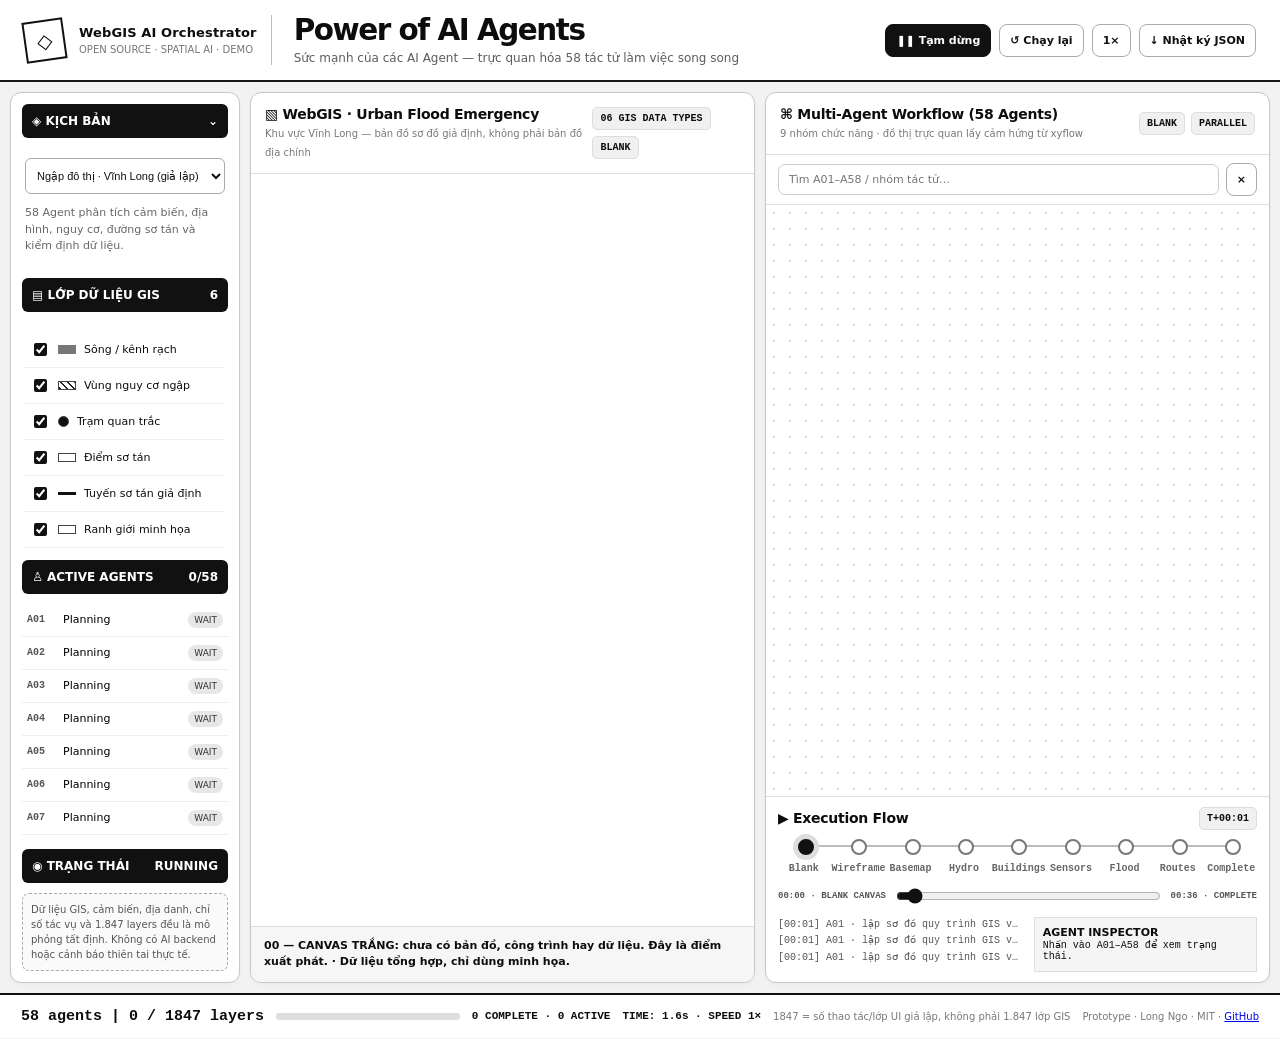
<file: index.html>
<!doctype html>
<html lang="vi">
<head>
<meta charset="utf-8">
<meta name="viewport" content="width=device-width,initial-scale=1">
<meta name="theme-color" content="#ffffff">
<title>Power of AI Agents — WebGIS</title>
<meta http-equiv="refresh" content="0;url=./docs/">
<style>body{font-family:system-ui,sans-serif;background:#fafafa;color:#111;display:grid;place-items:center;min-height:90vh}a{color:#111;font-weight:800}</style>
<script>location.replace(new URL('./docs/',location.href).href);</script>
</head>
<body><p>Đang mở mô phỏng <a href="./docs/">Power of AI Agents — WebGIS</a>…</p></body>
</html>
</file>
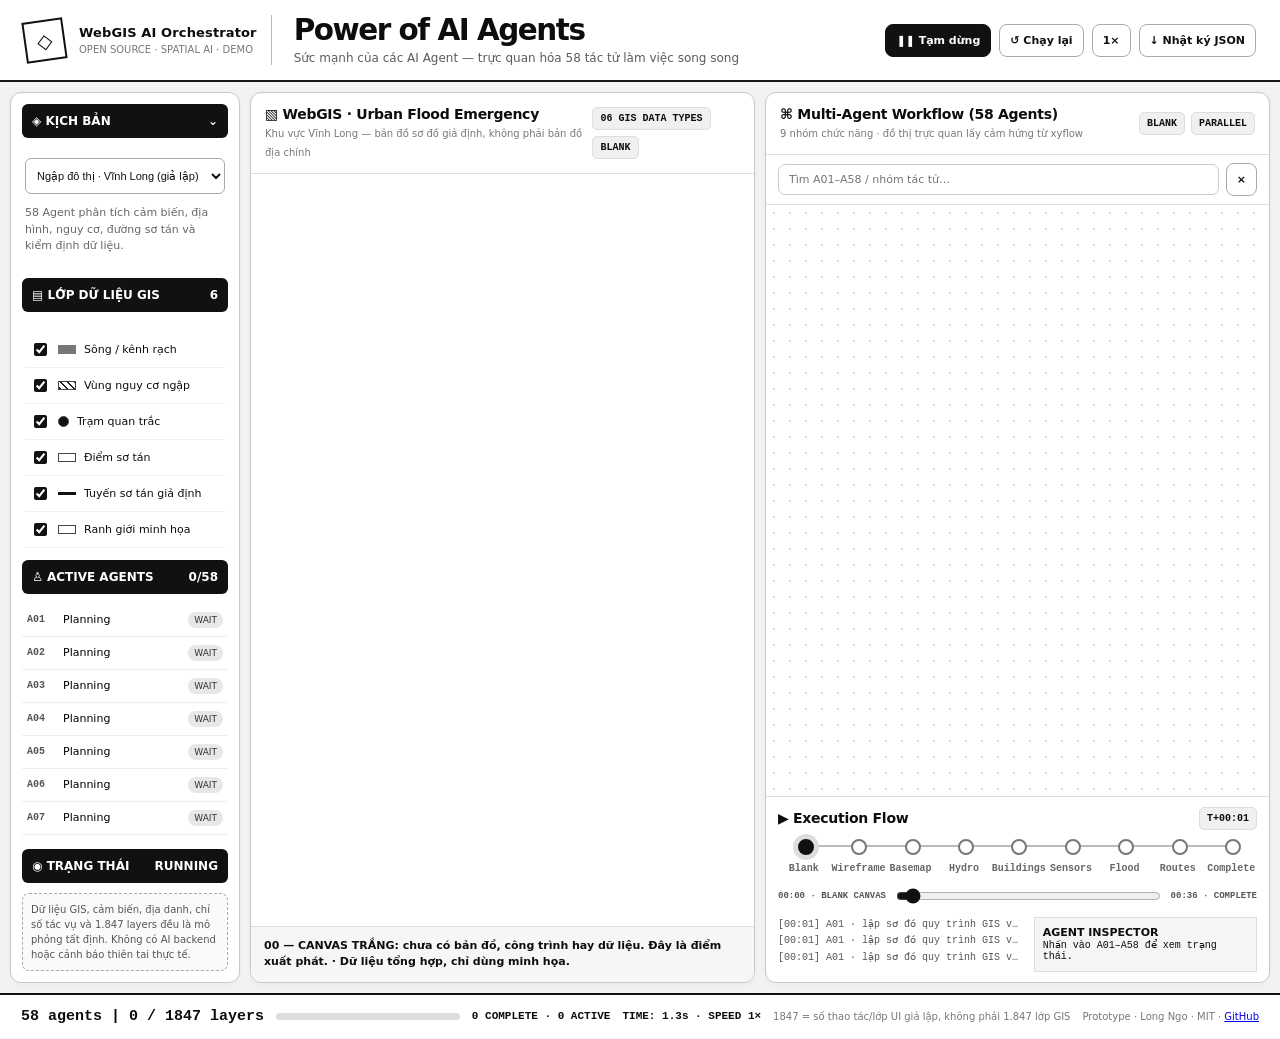
<file: docs/index.html>
<!doctype html>
<html lang="vi">
<head>
  <meta charset="utf-8">
  <meta name="viewport" content="width=device-width,initial-scale=1">
  <meta name="theme-color" content="#ffffff">
  <meta name="description" content="Power of AI Agents — mô phỏng 58 tác tử phối hợp xây dựng WebGIS ứng phó ngập lụt. Dữ liệu minh họa, không phải dự báo thực tế.">
  <title>Power of AI Agents — WebGIS AI Orchestrator</title>
  <link rel="stylesheet" href="./styles.css">
  <script src="./app.js" defer></script>
</head>
<body>
  <header class="topbar">
    <div class="brand"><div class="brand-mark" aria-hidden="true">◇</div><div><div class="brand-name">WebGIS AI Orchestrator</div><div class="brand-sub">OPEN SOURCE · SPATIAL AI · DEMO</div></div></div>
    <div class="headline"><h1>Power of AI Agents</h1><p>Sức mạnh của các AI Agent — trực quan hóa 58 tác tử làm việc song song</p></div>
    <nav class="top-actions" aria-label="Điều khiển mô phỏng">
      <span class="tag dark"><span class="live-dot"></span> SIMULATION</span>
      <span class="tag">WEBGIS</span><span class="tag">MULTI-AGENT</span>
      <button id="playBtn" class="ctrl dark" type="button" aria-label="Tạm dừng hoặc tiếp tục">❚❚ Tạm dừng</button>
      <button id="replayBtn" class="ctrl" type="button">↺ Chạy lại</button>
      <button id="speedBtn" class="ctrl" type="button" aria-label="Đổi tốc độ">1×</button>
      <button id="exportBtn" class="ctrl" type="button">↓ Nhật ký JSON</button>
    </nav>
  </header>
  <main class="shell">
    <aside class="panel sidebar" aria-label="Thiết lập WebGIS">
      <div class="section-h"><span>◈ KỊCH BẢN</span><span>⌄</span></div>
      <div class="section-body">
        <select id="scenario" aria-label="Kịch bản"><option value="flood">Ngập đô thị · Vĩnh Long (giả lập)</option></select>
        <p class="subtle">58 Agent phân tích cảm biến, địa hình, nguy cơ, đường sơ tán và kiểm định dữ liệu.</p>
      </div>
      <div class="section-h"><span>▤ LỚP DỮ LIỆU GIS</span><span>6</span></div>
      <div class="section-body">
        <label class="layer-row"><input type="checkbox" data-layer="river" checked><span class="shape river"></span> Sông / kênh rạch</label>
        <label class="layer-row"><input type="checkbox" data-layer="risk" checked><span class="shape risk"></span> Vùng nguy cơ ngập</label>
        <label class="layer-row"><input type="checkbox" data-layer="sensors" checked><span class="shape sensor"></span> Trạm quan trắc</label>
        <label class="layer-row"><input type="checkbox" data-layer="shelters" checked><span class="shape"></span> Điểm sơ tán</label>
        <label class="layer-row"><input type="checkbox" data-layer="routes" checked><span class="shape route"></span> Tuyến sơ tán giả định</label>
        <label class="layer-row"><input type="checkbox" data-layer="boundaries" checked><span class="shape"></span> Ranh giới minh họa</label>
      </div>
      <div class="section-h"><span>♙ ACTIVE AGENTS</span><span id="agentSidebarCount">0/58</span></div>
      <div id="agentList" class="agent-list" aria-label="Danh sách tác tử"></div>
      <div class="section-h"><span>◉ TRẠNG THÁI</span><span id="taskState">RUNNING</span></div>
      <div class="tip" id="sideTip">Dữ liệu GIS, cảm biến, địa danh, chỉ số tác vụ và 1.847 layers đều là mô phỏng tất định. Không có AI backend hoặc cảnh báo thiên tai thực tế.</div>
    </aside>
    <section class="panel map-panel" aria-label="Bản đồ WebGIS minh họa">
      <div class="panel-head">
        <div><h2>▧ WebGIS · Urban Flood Emergency</h2><small>Khu vực Vĩnh Long — bản đồ sơ đồ giả định, không phải bản đồ địa chính</small></div>
        <div class="head-metrics"><span class="metric-chip">06 GIS DATA TYPES</span><span id="mapStatus" class="metric-chip">AWAITING AGENTS</span></div>
      </div>
      <div class="map-viewport" id="mapViewport">
        <div class="map-search build-chrome" data-chrome-stage="8">⌕&nbsp; Khám phá nguy cơ ngập · tuyến sơ tán</div>
        <div class="zoom-control build-chrome" data-chrome-stage="8"><button id="zoomIn" type="button" aria-label="Phóng to bản đồ">+</button><button id="zoomOut" type="button" aria-label="Thu nhỏ bản đồ">−</button><button id="zoomReset" type="button" aria-label="Đặt lại bản đồ">⌂</button></div>
        <div class="north build-chrome" data-chrome-stage="8">N</div>
        <svg id="mapSvg" role="img" aria-label="Bản đồ sơ đồ các vùng ngập, sông, cảm biến, nơi trú ẩn và đường sơ tán được sinh giả lập"></svg>
        <div class="geo-alert build-chrome" data-chrome-stage="6" id="geoAlert"><strong>⚠ FLOOD RISK · DEMO</strong><p>Nhóm tác tử thủy văn đang phân tích dữ liệu tổng hợp. Không dùng để quyết định sơ tán thực tế.</p></div>
        <div class="legend build-chrome" data-chrome-stage="8"><strong>CHÚ GIẢI</strong><div class="legend-row"><span class="legend-swatch high"></span> Nguy cơ cao</div><div class="legend-row"><span class="legend-swatch mid"></span> Nguy cơ vừa</div><div class="legend-row"><span class="legend-swatch safe"></span> Nguy cơ thấp</div><div class="legend-row"><span class="legend-swatch road"></span> Tuyến đề xuất</div></div>
        <div class="simulation-stamp build-chrome" data-chrome-stage="8">SYNTHETIC DATA • NOT FOR EMERGENCY USE</div>
        <div class="map-coord build-chrome" data-chrome-stage="8">10.25°N · 105.97°E · illustrative</div>
      </div>
      <div class="map-detail" id="mapDetail" aria-live="polite">GIAI ĐOẠN 00 — Canvas trắng hoàn toàn. Hệ thống chưa dựng lớp không gian nào.</div>
    </section>
    <section class="panel graph-panel" aria-label="Đồ thị phối hợp tác tử">
      <div class="panel-head">
        <div><h2>⌘ Multi-Agent Workflow (58 Agents)</h2><small>9 nhóm chức năng · đồ thị trực quan lấy cảm hứng từ xyflow</small></div>
        <div class="head-metrics"><span class="metric-chip" id="graphState">PLAN</span><span class="metric-chip">PARALLEL</span></div>
      </div>
      <div class="graph-toolbar">
        <input id="agentSearch" aria-label="Tìm kiếm tác tử" type="search" placeholder="Tìm A01–A58 / nhóm tác tử…">
        <button id="clearSearch" type="button" class="ctrl" aria-label="Xóa tìm kiếm">×</button>
      </div>
      <div class="graph-canvas" id="graphCanvas">
        <svg id="edgeSvg" aria-hidden="true"></svg>
        <div id="groupGrid" class="group-grid"></div>
        <svg id="agentCursors" aria-hidden="true"></svg>
        <div id="wireframe" class="wireframe" aria-hidden="true">
          <div class="wire">GRID · 3 × 3</div><div class="wire">7 NODE · PLANNING</div><div class="wire">7 NODE · ETL</div>
          <div class="wire">5 NODE · VISION</div><div class="wire">8 NODE · HYDROLOGY</div><div class="wire">7 NODE · RISK</div>
          <div class="wire">7 NODE · ROUTING</div><div class="wire">6 NODE · REPORTING</div><div class="wire">5 NODE · QA</div>
        </div>
      </div>
      <div class="graph-bottom">
        <div class="panel-head" style="padding:0;border:0"><h2>▶ Execution Flow</h2><span id="elapsed" class="metric-chip">T+00:00</span></div>
        <div class="timeline" id="timeline" aria-label="Tiến trình xây dựng WebGIS"></div>
        <div class="scrub-row"><span>00:00 · BLANK CANVAS</span><input id="timelineScrub" type="range" min="0" max="36000" value="0" step="100" aria-label="Tua tiến trình mô phỏng WebGIS"><span>00:36 · COMPLETE</span></div>
        <div class="bottom-meta">
          <div class="log-feed" id="logFeed" role="log" aria-live="off"></div>
          <div class="agent-inspector" id="inspector"><strong>AGENT INSPECTOR</strong><div>Nhấn vào A01–A58 để xem trạng thái.</div></div>
        </div>
      </div>
    </section>
  </main>
  <footer class="footer">
    <div class="footer-primary">58 agents | <span id="layerCount">0</span> / 1847 layers</div>
    <div class="progress-track" aria-label="Tiến độ dựng mô phỏng"><div class="progress-fill" id="progressFill"></div></div>
    <div id="doneMetric">0 COMPLETE · 0 ACTIVE</div>
    <div id="latencyMetric">TIME: 0.0s · SPEED 1×</div>
    <div class="footer-note">1847 = số thao tác/lớp UI giả lập, không phải 1.847 lớp GIS</div>
    <div class="footer-note">Prototype · Long Ngo · MIT · <a href="https://github.com/xulytiengviet/xyflow">GitHub</a></div>
  </footer>
</body>
</html>
</file>
<file: docs/styles.css>
:root{font-family:Inter,ui-sans-serif,system-ui,-apple-system,"Segoe UI",Arial,sans-serif;color:#0d0d0d;background:#f2f2f2;font-synthesis:none}
*{box-sizing:border-box}html{scroll-behavior:smooth}body{margin:0;min-height:100vh}
button,input{font:inherit}button{cursor:pointer}button:focus-visible,input:focus-visible{outline:3px solid #888;outline-offset:2px}button:disabled{opacity:.35;cursor:not-allowed}
.icon{width:18px;height:18px;stroke:currentColor;fill:none;stroke-width:1.8;stroke-linecap:round;stroke-linejoin:round;flex:none}
.topbar{min-height:82px;background:#fff;border-bottom:2px solid #161616;display:flex;align-items:center;gap:20px;padding:12px 24px}
.brand-mark{width:41px;height:41px;border:2px solid #111;transform:rotate(-8deg);display:grid;place-items:center;font-weight:900;font-size:20px}
.brand{display:flex;gap:14px;align-items:center;min-width:240px}
.brand-name{font-size:13px;font-weight:800;letter-spacing:.01em}.brand-sub{font-size:10px;color:#777;margin-top:4px}
.headline{border-left:1px solid #bbb;padding-left:22px;min-width:280px;flex:1}
.headline h1{font-size:clamp(21px,2.3vw,33px);margin:0;letter-spacing:-.05em;line-height:1.05;font-weight:850}
.headline p{font-size:12px;margin:5px 0 0;color:#5c5c5c}
.top-actions{display:flex;gap:8px;align-items:center;flex-wrap:wrap;justify-content:flex-end}
.tag,.ctrl{background:#fff;color:#111;border:1px solid #aaa;padding:9px 10px;border-radius:8px;font-size:11px;font-weight:750}
.tag.dark,.ctrl.dark{color:#fff;background:#111;border-color:#111}
.tag .live-dot{width:7px;height:7px;background:currentColor;border-radius:50%;display:inline-block;margin-right:5px;animation:blink 1.2s infinite}
.ctrl:hover,.tag:hover{background:#eee}.ctrl.dark:hover{background:#333}
@keyframes blink{50%{opacity:.2}}
.shell{display:grid;grid-template-columns:260px minmax(420px,1.06fr) minmax(480px,1fr);gap:10px;padding:10px;min-height:calc(100vh - 145px)}
.panel{border:1px solid #c8c8c8;border-radius:11px;background:#fff;min-width:0;overflow:hidden;box-shadow:0 2px 5px #00000008}
.sidebar{padding:11px;display:flex;flex-direction:column;gap:10px}
.section-h{display:flex;align-items:center;justify-content:space-between;gap:10px;background:#111;color:#fff;border-radius:6px;font-size:12px;font-weight:750;padding:10px}
.subtle{font-size:11px;color:#666;line-height:1.5}.section-body{padding:10px 3px 2px}.section-body select{width:100%;border:1px solid #aaa;border-radius:6px;padding:10px 7px;background:#fff;font-size:11px;color:#111}
.layer-row{display:flex;align-items:center;gap:8px;font-size:11px;padding:8px 5px;border-bottom:1px solid #efefef;cursor:pointer}
.layer-row input{accent-color:#111}.layer-row .shape{width:18px;height:9px;border:1.5px solid #444;flex:none}
.shape.river{border:0;background:#777}.shape.risk{background:repeating-linear-gradient(45deg,#222 0 2px,#fff 2px 5px)}
.shape.sensor{width:11px;height:11px;border-radius:50%;background:#111}.shape.route{height:0;border:0;border-top:3px solid #111}
.agent-list{max-height:235px;overflow-y:auto}.agent-row{border:0;border-bottom:1px solid #eee;background:#fff;width:100%;display:flex;gap:8px;text-align:left;align-items:center;padding:8px 5px;font-size:11px}
.agent-row:hover,.agent-row.selected{background:#efefef}.agent-row .agent-id{font:700 10px ui-monospace,monospace;color:#555;width:28px}
.agent-row .name{flex:1;white-space:nowrap;overflow:hidden;text-overflow:ellipsis}.status-pill{background:#e7e7e7;border-radius:20px;padding:3px 6px;color:#333;font-size:9px}
.status-pill.running{background:#101010;color:#fff}
.tip{font-size:10px;color:#555;line-height:1.5;padding:8px;border:1px dashed #aaa;border-radius:7px;background:#fafafa}
.panel-head{display:flex;justify-content:space-between;align-items:center;padding:13px 14px;border-bottom:1px solid #ddd;gap:10px}
.panel-head h2{margin:0;font-size:14px;letter-spacing:-.02em}.panel-head small{font-size:10px;color:#777}.head-metrics{display:flex;align-items:center;gap:6px;flex-wrap:wrap}
.metric-chip{font:650 10px ui-monospace,monospace;background:#f0f0f0;border:1px solid #ddd;padding:5px 7px;border-radius:5px}
.map-panel{display:flex;flex-direction:column;min-height:610px}
.map-viewport{position:relative;flex:1;min-height:470px;overflow:hidden;background:#fafafa}
#mapSvg{height:100%;width:100%;display:block}
#mapSvg g[data-map-layer].hidden{display:none}
.geo-alert{position:absolute;top:70px;right:16px;background:#111;color:#fff;border:1px solid #444;padding:12px;border-radius:9px;box-shadow:0 8px 20px #0003;max-width:195px;pointer-events:none}
.geo-alert strong{font-size:12px}.geo-alert p{font-size:10px;line-height:1.5;margin:5px 0 0;color:#eee}
.map-search{position:absolute;top:12px;left:14px;background:#fff;border:1px solid #aaa;border-radius:8px;font-size:11px;padding:10px 12px;max-width:calc(100% - 28px);box-shadow:0 1px 4px #0002}
.north{position:absolute;top:12px;right:15px;font-size:13px;font-weight:900;display:grid;justify-items:center;gap:3px}
.north:after{content:"▲";font-size:18px}
.legend{position:absolute;left:14px;bottom:16px;background:#fff;border:1px solid #aaa;padding:10px 12px;border-radius:7px;font-size:10px;min-width:154px;box-shadow:0 2px 8px #0002}
.legend strong{display:block;margin-bottom:8px}.legend-row{display:flex;align-items:center;gap:8px;margin:5px 0}.legend-swatch{width:20px;height:9px;border:1px solid #888}.legend-swatch.high{background:#454545}.legend-swatch.mid{background:repeating-linear-gradient(45deg,#777 0 2px,#fff 2px 5px)}.legend-swatch.safe{background:#eee}.legend-swatch.road{background:#111;height:3px}
.map-coord{position:absolute;right:15px;bottom:15px;font:10px ui-monospace,monospace;background:#fff;border:1px solid #ccc;padding:8px;border-radius:5px}
.map-detail{padding:11px 13px;font-size:11px;background:#f6f6f6;min-height:42px;border-top:1px solid #ddd;line-height:1.5}
.map-viewport .simulation-stamp{position:absolute;right:15px;bottom:52px;color:#444;background:#ffffffdc;border:1px solid #bbb;padding:5px 7px;font:700 9px ui-monospace,monospace}
.ward-label{font-size:14px;fill:#111;font-weight:800;paint-order:stroke;stroke:#fff;stroke-width:5px;stroke-linejoin:round}
.graph-panel{display:flex;flex-direction:column;min-height:610px}
.graph-toolbar{display:flex;gap:7px;align-items:center;padding:8px 12px;border-bottom:1px solid #e0e0e0}
.graph-toolbar input{width:100%;border:1px solid #ccc;padding:8px 10px;font-size:11px;border-radius:7px;min-width:70px}
.graph-canvas{position:relative;flex:1;min-height:470px;overflow:hidden;background-color:#fff;background-image:radial-gradient(#d9d9d9 1px,transparent 1px);background-size:16px 16px}
#edgeSvg,#agentCursors{position:absolute;inset:0;width:100%;height:100%;pointer-events:none}
#edgeSvg{z-index:1}#agentCursors{z-index:3}
.flow-line{stroke:#8a8a8a;stroke-width:1.6;fill:none;stroke-dasharray:5 6}
.flow-line.active{stroke:#171717;stroke-width:2.4;animation:dashFlow .8s linear infinite}
@keyframes dashFlow{to{stroke-dashoffset:-22}}
.group-grid{position:absolute;inset:17px 15px;display:grid;grid-template-columns:repeat(3,minmax(0,1fr));grid-template-rows:repeat(3,minmax(0,1fr));gap:14px;z-index:2}
.agent-group{background:#ffffffed;border:1px dashed #999;border-radius:10px;padding:8px;min-width:0;min-height:0;box-shadow:0 2px 8px #00000012}
.agent-group.active{border:2px solid #141414;box-shadow:4px 4px 0 #ddd}
.group-title{display:flex;justify-content:space-between;align-items:center;font-size:11px;font-weight:800;padding-bottom:6px;white-space:nowrap;gap:4px}
.group-title span:last-child{font:600 9px ui-monospace,monospace;color:#777}
.agent-chips{display:grid;grid-template-columns:repeat(4,minmax(0,1fr));gap:5px}
.agent-chip{background:#fff;border:1px solid #9d9d9d;border-radius:4px;font:700 10px ui-monospace,monospace;padding:6px 1px;text-align:center;min-width:0;color:#222}
.agent-chip:hover{background:#ddd}.agent-chip.done{background:#e5e5e5}.agent-chip.running,.agent-chip.selected{background:#111;border-color:#111;color:#fff}
.agent-chip[hidden]{display:none}
.wireframe{position:absolute;inset:0;z-index:5;pointer-events:none;display:grid;grid-template-columns:repeat(3,1fr);gap:12px;padding:17px;transition:opacity .6s;background:#ffffffdf}
.wireframe .wire{border:1px dashed #777;padding:5px;font:9px ui-monospace,monospace;color:#666;background:#fafafa88}
.wireframe.hide{opacity:0;visibility:hidden}
.graph-bottom{border-top:1px solid #ddd;padding:10px 12px;min-height:137px}
.timeline{display:grid;grid-template-columns:repeat(9,minmax(0,1fr));gap:2px;margin-top:9px}
.timeline-step{position:relative;text-align:center;font:650 10px ui-monospace,monospace;color:#666;padding-top:24px}
.timeline-step:before{content:"";width:12px;height:12px;border:2px solid #777;border-radius:50%;position:absolute;top:0;left:calc(50% - 6px);background:#fff;z-index:2}
.timeline-step:after{content:"";height:2px;background:#bbb;position:absolute;top:6px;left:50%;width:100%;z-index:1}
.timeline-step:last-child:after{display:none}.timeline-step.active:before{background:#111;border-color:#111;box-shadow:0 0 0 5px #ddd}
.timeline-step.done:before{background:#444;border-color:#444}
.bottom-meta{display:grid;grid-template-columns:1.1fr 1fr;gap:10px;margin-top:12px}
.log-feed{font:10px ui-monospace,monospace;color:#555;min-height:52px;line-height:1.65;overflow:hidden}
.log-feed div{white-space:nowrap;overflow:hidden;text-overflow:ellipsis}
.agent-inspector{font:10px ui-monospace,monospace;padding:8px;background:#f5f5f5;border:1px solid #ddd;min-height:55px}
.agent-inspector strong{font:800 11px ui-sans-serif,system-ui}
.footer{display:flex;align-items:center;justify-content:space-between;gap:12px;padding:13px 21px;background:#fff;border-top:2px solid #111;font:700 11px ui-monospace,monospace;flex-wrap:wrap}
.footer-primary{font-size:15px;font-weight:850}.footer-note{font:10px ui-sans-serif,system-ui;color:#777}
.progress-track{height:7px;border-radius:9px;background:#ddd;flex:1;max-width:250px;min-width:70px;overflow:hidden}
.progress-fill{height:100%;width:0%;background:#111;transition:width .12s linear}
.cursor-label{font:700 9px ui-monospace,monospace;fill:#111;paint-order:stroke;stroke:white;stroke-width:2}
.cursor-pointer{fill:#111;stroke:#fff;stroke-width:1.3}
.zoom-control{position:absolute;left:14px;top:58px;display:flex;flex-direction:column;gap:5px}
.zoom-control button{background:#fff;border:1px solid #aaa;width:30px;height:30px;font-weight:800;font-size:20px;border-radius:5px}
#mapSvg .risk-zone{cursor:pointer}#mapSvg .risk-zone:hover{stroke:#111;stroke-width:3}
@media(max-width:1350px){.shell{grid-template-columns:230px minmax(360px,1fr) minmax(430px,1fr)}.brand{min-width:190px}.headline{min-width:245px}.topbar{gap:14px}.tag{display:none}}
@media(max-width:1080px){.shell{grid-template-columns:220px minmax(0,1fr)}.graph-panel{grid-column:2}.topbar{flex-wrap:wrap}.headline{min-width:180px}.map-panel{min-height:540px}.graph-panel{min-height:620px}}
@media(max-width:690px){.shell{display:flex;flex-direction:column}.sidebar{order:3}.map-panel{order:1;min-height:490px}.graph-panel{order:2;min-height:650px}.topbar{padding:12px}.brand{min-width:0}.headline{padding-left:12px;min-width:0}.headline h1{font-size:21px}.top-actions{width:100%;justify-content:start}.panel-head{flex-wrap:wrap}.group-grid{gap:7px;inset:12px 9px}.agent-group{padding:5px}.group-title{font-size:9px}.agent-chips{grid-template-columns:repeat(3,1fr);gap:3px}.agent-chip{font-size:8px;padding:6px 0}.bottom-meta{grid-template-columns:1fr}.graph-bottom{min-height:175px}.footer-primary{font-size:13px}.map-viewport{min-height:405px}}
@media(prefers-reduced-motion:reduce){*,*:before,*:after{animation-duration:.01ms!important;transition-duration:.01ms!important;scroll-behavior:auto!important}}

/* Ensure search results obey the native hidden attribute even on flex rows. */
[hidden]{display:none!important}

/* Staged WebGIS construction: blank canvas -> wireframe -> final GIS. */
.map-viewport{background:#fff}
#mapSvg{background:#fff;transform-origin:50% 50%;transition:transform .22s ease}
#mapSvg .build-layer{opacity:0;visibility:hidden;transform:translateY(10px);transform-origin:center;transition:opacity .5s ease,transform .5s ease,visibility .5s;pointer-events:none}
#mapSvg .build-layer.visible{opacity:1;visibility:visible;transform:translateY(0);pointer-events:auto}
#mapSvg .build-wireframe{opacity:0;visibility:hidden;transition:opacity .3s}
#mapSvg .build-wireframe.visible{opacity:1;visibility:visible}
#mapSvg .tower-floor{opacity:0;transform:translateY(14px) scaleY(.65);transform-box:fill-box;transform-origin:center bottom;transition:opacity .46s ease,transform .65s cubic-bezier(.16,.8,.26,1);pointer-events:none}
#mapSvg .tower-floor.visible{opacity:1;transform:translateY(0) scaleY(1)}
.build-chrome{opacity:0!important;visibility:hidden!important;transition:opacity .4s ease,visibility .4s;pointer-events:none!important}
.build-chrome.visible{opacity:1!important;visibility:visible!important;pointer-events:auto!important}
#mapSvg .construction-cursor{pointer-events:none}
.graph-canvas:not(.graph-live) .group-grid,.graph-canvas:not(.graph-live) #edgeSvg,.graph-canvas:not(.graph-live) #agentCursors{opacity:0}
.graph-canvas .group-grid,.graph-canvas #edgeSvg,.graph-canvas #agentCursors{transition:opacity .35s}
.graph-canvas .wireframe.hide{opacity:0;visibility:hidden}
.timeline-step{background:transparent;border:0;cursor:pointer;padding-left:0;padding-right:0}
.timeline-step:hover{color:#000}
.timeline-step:focus-visible{outline:2px solid #111;outline-offset:3px;border-radius:4px}
.scrub-row{display:flex;gap:8px;align-items:center;margin-top:12px;font:650 9px ui-monospace,monospace;color:#555}
.scrub-row span{white-space:nowrap}
.scrub-row input{min-width:0;flex:1;accent-color:#111;height:14px;cursor:pointer}
.map-detail{font-weight:600}
@media(max-width:690px){.scrub-row span{font-size:8px}.timeline-step{font-size:8px}}
</file>
